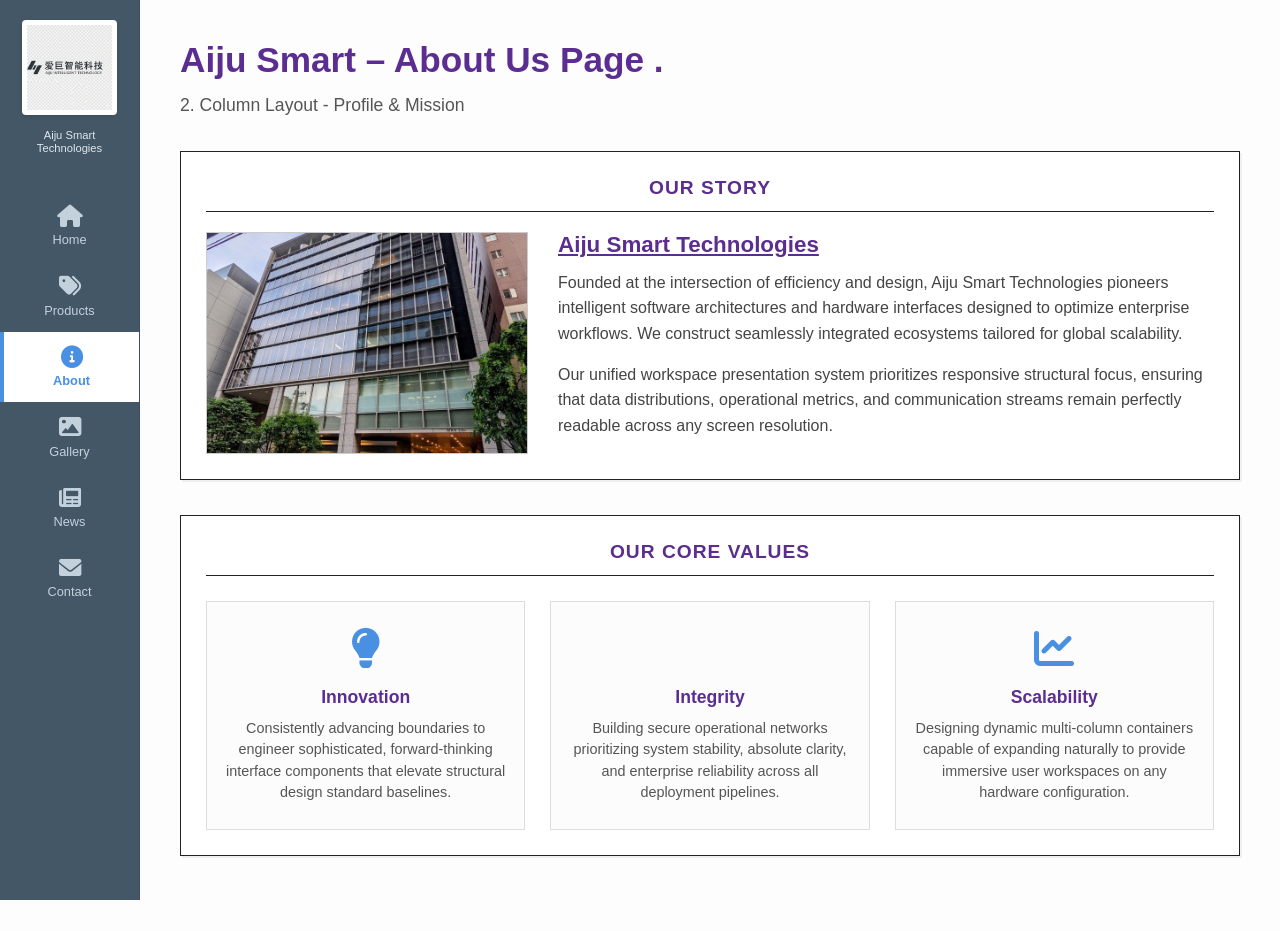
<file: about us.html>
<!DOCTYPE html>
<html lang="en">
<head>
    <meta charset="UTF-8">
    <meta name="viewport" content="width=device-width, initial-scale=1.0">
    <title>Aiju Smart - About Us Page</title>
    <link rel="stylesheet" href="https://cdnjs.cloudflare.com/ajax/libs/font-awesome/6.0.0/css/all.min.css">
    <style>
        :root {
            --sidebar-width: 140px;    
            --primary-blue: #4a90e2;   
            --dark-grey: #435766;      
            --bg-light: #fdfdfd;      
            --text-purple: #5c2d91;    
            --border-color: #222;
        }

        body {
            font-family: 'Segoe UI', Arial, sans-serif;
            margin: 0;
            display: flex;
            background-color: var(--bg-light);
            color: #333;
        }

        /* --- Unified Slim Navigation Sidebar --- */
        .sidebar {
            width: var(--sidebar-width);
            background-color: var(--dark-grey);
            color: #ffffff;
            height: 100vh;
            position: fixed;
            top: 0;
            left: 0;
            display: flex;
            flex-direction: column;
            align-items: center;
            box-sizing: border-box;
            z-index: 100;
            border-right: 1px solid rgba(0, 0, 0, 0.1);
        }

        .logo-container {
            width: 100%;
            padding: 20px 15px;
            text-align: center;
            box-sizing: border-box;
        }

        .logo-container img {
            width: 85px; /* Keeps the logo cleanly scaled inside the slim column */
            height: auto;
            background: white;
            padding: 5px;
            border-radius: 4px;
            box-shadow: 0 2px 4px rgba(0,0,0,0.1);
        }

        .company-name {
            font-size: 0.7rem;
            margin-top: 10px;
            margin-bottom: 15px;
            color: #e0e6ed;
            line-height: 1.2;
            font-weight: 500;
        }

        .nav-links {
            width: 100%;
        }

        .nav-item {
            display: flex;
            flex-direction: column;
            align-items: center;
            text-decoration: none;
            color: #c3d1dd; 
            padding: 14px 0;
            font-size: 0.8rem;
            width: 100%;
            transition: all 0.2s ease;
            box-sizing: border-box;
        }

        .nav-item i {
            font-size: 1.4rem;
            margin-bottom: 5px;
        }

        /* Removes blue link underlines entirely */
        .nav-item:hover {
            background-color: rgba(255, 255, 255, 0.08);
            color: #ffffff;
        }

        .nav-item.active {
            color: var(--primary-blue);
            background-color: #ffffff; /* Gives intentional visual tab break */
            font-weight: bold;
            border-left: 4px solid var(--primary-blue);
        }

        /* --- Main Content Workspace Window --- */
        .main-content {
            margin-left: var(--sidebar-width); /* Prevents overlapping the left bar */
            flex: 1;
            padding: 40px;
            box-sizing: border-box;
        }

        header h1 {
            font-size: 2.2rem;
            color: var(--text-purple);
            margin-top: 0;
            margin-bottom: 5px;
            font-weight: 700;
        }

        header h2 {
            font-size: 1.1rem;
            color: #555;
            margin-bottom: 35px;
            font-weight: 400;
        }

        /* --- Expanded Content Display Blocks --- */
        .content-container {
            width: 100%;
            max-width: 1300px; /* Expands width elegantly across widescreen monitors */
        }

        
        .about-section {
            background: white;
            border: 1px solid var(--border-color);
            padding: 25px;
            margin-bottom: 35px;
            width: 100%;
            box-sizing: border-box;
            box-shadow: 2px 2px 0px rgba(0,0,0,0.05);
        }

        .about-section h3 {
            text-align: center;
            margin-top: 0;
            color: var(--text-purple);
            border-bottom: 1px solid var(--border-color);
            padding-bottom: 12px;
            letter-spacing: 1px;
            font-size: 1.2rem;
            text-transform: uppercase;
        }

        /* --- Horizontal Company Overview Segment --- */
        .overview-flex {
            display: flex;
            gap: 30px;
            margin-top: 20px;
            align-items: center;
        }

        .overview-image-placeholder {
            width: 320px;
            height: 220px;
            background: #f0f0f0;
            border: 1px solid #ccc;
            display: flex;
            align-items: center;
            justify-content: center;
            color: #777;
            font-size: 1.5rem;
            flex-shrink: 0;
        }

        .overview-text {
            flex: 1; /* Automatically consumes all remaining horizontal space */
        }

        .overview-text h4 {
            margin-top: 0;
            margin-bottom: 12px;
            color: var(--text-purple);
            font-size: 1.4rem;
            text-decoration: underline;
        }

        .overview-text p {
            color: #444;
            line-height: 1.6;
            margin: 0 0 15px 0;
        }

        /* 3-Column Core Values Layout Grid */
        .values-grid {
            display: grid;
            grid-template-columns: repeat(3, 1fr); 
            gap: 25px;
            margin-top: 25px;
        }

        .value-card {
            background: #fcfcfc;
            border: 1px solid #ddd;
            padding: 25px 15px;
            text-align: center;
            display: flex;
            flex-direction: column;
            align-items: center;
            box-sizing: border-box;
            min-height: 200px;
        }

        .card-icon {
            font-size: 2.5rem;
            color: var(--primary-blue);
            margin-bottom: 15px;
        }

        .card-title {
            color: var(--text-purple);
            font-weight: bold;
            font-size: 1.1rem;
            margin-bottom: 10px;
        }

        .value-card p {
            font-size: 0.9rem;
            line-height: 1.5;
            color: #555;
            margin: 0;
        }
    </style>
</head>
<body>

    <nav class="sidebar">
        <div class="logo-container">
            <img src="Aiju logo.png" alt="Aiju Smart Logo">
            <p class="company-name">Aiju Smart Technologies</p>
        </div>
        
        <div class="nav-links">
            <a href="index.html" class="nav-item">
                <i class="fa-solid fa-house"></i>
                <span>Home</span>
            </a>
            <a href="products.html" class="nav-item">
                <i class="fa-solid fa-tags"></i>
                <span>Products</span>
            </a>
            <a href="about us.html" class="nav-item active">
                <i class="fa-solid fa-circle-info"></i>
                <span>About</span>
            </a>
            <a href="gallery.html" class="nav-item">
                <i class="fa-solid fa-image"></i>
                <span>Gallery</span>
            </a>
            <a href="news.html" class="nav-item">
                <i class="fa-solid fa-newspaper"></i>
                <span>News</span>
            </a>
            <a href="contact.html" class="nav-item">
                <i class="fa-solid fa-envelope"></i>
                <span>Contact</span>
            </a>
        </div>
    </nav>

    <main class="main-content">
        <header>
            <h1>Aiju Smart – About Us Page .</h1>
            <h2>2. Column Layout - Profile & Mission</h2>
        </header>

        <div class="content-container">

            <section class="about-section">
                <h3>Our Story</h3>
                <div class="overview-flex">
                    <div class="overview-image-placeholder">
                        <img src="corporate office.jfif" alt="Aiju Smart Corporate Office" style="width: 100%; height: 100%; object-fit: cover;">
                    </div>
                    <div class="overview-text">
                        <h4>Aiju Smart Technologies</h4>
                        <p>Founded at the intersection of efficiency and design, Aiju Smart Technologies pioneers intelligent software architectures and hardware interfaces designed to optimize enterprise workflows. We construct seamlessly integrated ecosystems tailored for global scalability.</p>
                        <p>Our unified workspace presentation system prioritizes responsive structural focus, ensuring that data distributions, operational metrics, and communication streams remain perfectly readable across any screen resolution.</p>
                    </div>
                </div>
            </section>

            <section class="about-section">
                <h3>Our Core Values</h3>
                <div class="values-grid">
                    
                    <div class="value-card">
                        <div class="card-icon"><i class="fa-solid fa-lightbulb"></i></div>
                        <div class="card-title">Innovation</div>
                        <p>Consistently advancing boundaries to engineer sophisticated, forward-thinking interface components that elevate structural design standard baselines.</p>
                    </div>

                    <div class="value-card">
                        <div class="card-icon"><i class="fa-solid fa-shield-halved"></i></div>
                        <div class="card-title">Integrity</div>
                        <p>Building secure operational networks prioritizing system stability, absolute clarity, and enterprise reliability across all deployment pipelines.</p>
                    </div>

                    <div class="value-card">
                        <div class="card-icon"><i class="fa-solid fa-chart-line"></i></div>
                        <div class="card-title">Scalability</div>
                        <p>Designing dynamic multi-column containers capable of expanding naturally to provide immersive user workspaces on any hardware configuration.</p>
                    </div>

                </div>
            </section>

        </div>
    </main>

</body>
</html>
</file>
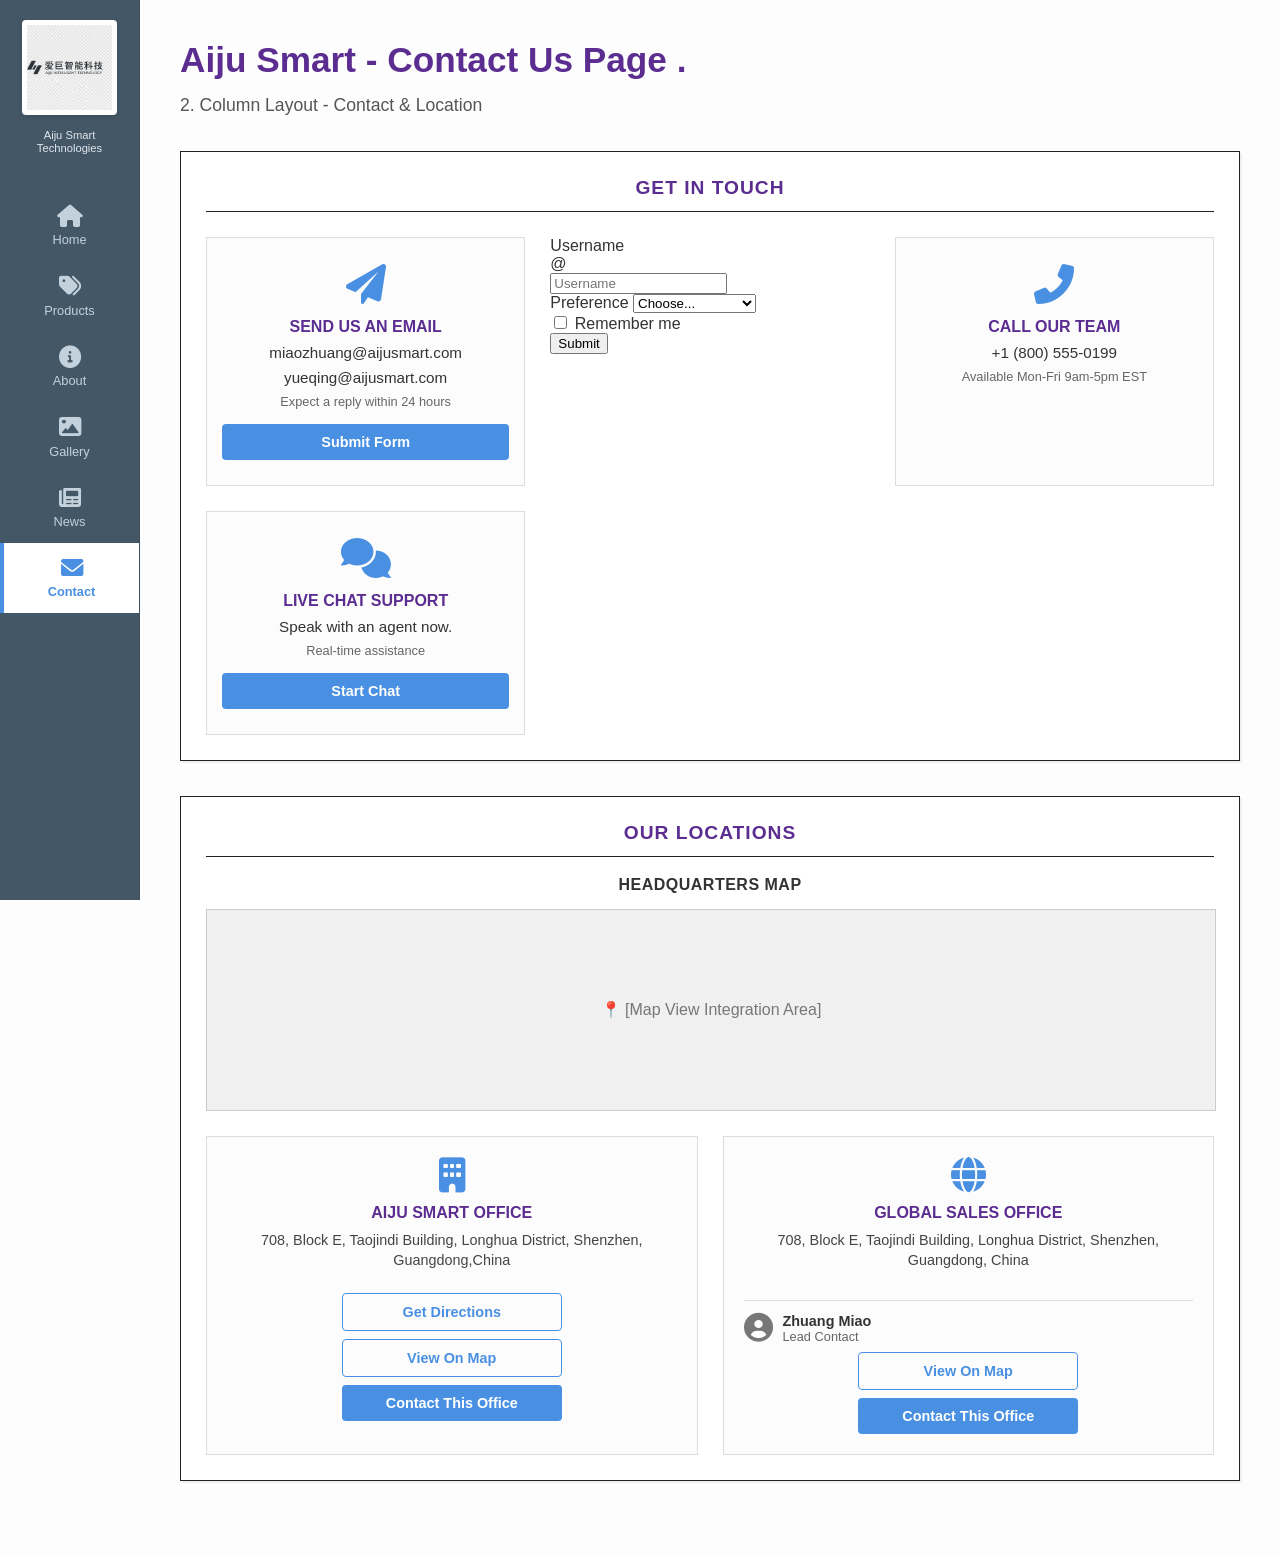
<file: contact.html>
<!DOCTYPE html>
<html lang="en">
<head>
    <meta charset="UTF-8">
    <meta name="viewport" content="width=device-width, initial-scale=1.0">
    <title>Aiju Smart - Contact Us Page</title>
    <link rel="stylesheet" href="https://cdnjs.cloudflare.com/ajax/libs/font-awesome/6.0.0/css/all.min.css">
    <style>
        :root {
            --sidebar-width: 140px;    /* Unified slim navigation panel width */
            --primary-blue: #4a90e2;   /* UI Highlight color */
            --dark-grey: #435766;      /* Matching your logo column background color */
            --bg-light: #fdfdfd;       /* Crisp clean canvas background */
            --text-purple: #5c2d91;    /* Matches the dark purple accent links from your screen snippet */
            --border-color: #222;
        }

        body {
            font-family: 'Segoe UI', Arial, sans-serif;
            margin: 0;
            display: flex;
            background-color: var(--bg-light);
            color: #333;
        }

        /* --- Unified Slim Navigation Sidebar --- */
        .sidebar {
            width: var(--sidebar-width);
            background-color: var(--dark-grey);
            color: #ffffff;
            height: 100vh;
            position: fixed;
            top: 0;
            left: 0;
            display: flex;
            flex-direction: column;
            align-items: center;
            box-sizing: border-box;
            z-index: 100;
            border-right: 1px solid rgba(0, 0, 0, 0.1);
        }

        .logo-container {
            width: 100%;
            padding: 20px 15px;
            text-align: center;
            box-sizing: border-box;
        }

        .logo-container img {
            width: 85px; /* Keeps the logo cleanly scaled inside the slim column */
            height: auto;
            background: white;
            padding: 5px;
            border-radius: 4px;
            box-shadow: 0 2px 4px rgba(0,0,0,0.1);
        }

        .company-name {
            font-size: 0.7rem;
            margin-top: 10px;
            margin-bottom: 15px;
            color: #e0e6ed;
            line-height: 1.2;
            font-weight: 500;
        }

        .nav-links {
            width: 100%;
        }

        .nav-item {
            display: flex;
            flex-direction: column;
            align-items: center;
            text-decoration: none;
            color: #c3d1dd; /* Clean off-white look for links */
            padding: 14px 0;
            font-size: 0.8rem;
            width: 100%;
            transition: all 0.2s ease;
            box-sizing: border-box;
        }

        .nav-item i {
            font-size: 1.4rem;
            margin-bottom: 5px;
        }

        /* Clean states: Removes blue underlines entirely */
        .nav-item:hover {
            background-color: rgba(255, 255, 255, 0.08);
            color: #ffffff;
        }

        .nav-item.active {
            color: var(--primary-blue);
            background-color: #ffffff; /* Gives an intentional visual tab break */
            font-weight: bold;
            border-left: 4px solid var(--primary-blue);
        }

        /* --- Main Content Workspace Window --- */
        .main-content {
            margin-left: var(--sidebar-width); /* Prevents overlapping the left bar */
            flex: 1;
            padding: 40px;
            box-sizing: border-box;
        }

        header h1 {
            font-size: 2.2rem;
            color: var(--text-purple);
            margin-top: 0;
            margin-bottom: 5px;
            font-weight: 700;
        }

        header h2 {
            font-size: 1.1rem;
            color: #555;
            margin-bottom: 35px;
            font-weight: 400;
        }

        /* --- Expanded Content Display Blocks --- */
        .content-container {
            width: 100%;
            max-width: 1300px; /* Expands width elegantly across widescreen monitors */
        }

        /* Large Container Blocks styling matched to News style */
        .contact-section {
            background: white;
            border: 1px solid var(--border-color);
            padding: 25px;
            margin-bottom: 35px;
            width: 100%;
            box-sizing: border-box;
            box-shadow: 2px 2px 0px rgba(0,0,0,0.05);
        }

        .contact-section h3 {
            text-align: center;
            margin-top: 0;
            color: var(--text-purple);
            border-bottom: 1px solid var(--border-color);
            padding-bottom: 12px;
            letter-spacing: 1px;
            font-size: 1.2rem;
            text-transform: uppercase;
        }

        .contact-section h4 {
            text-align: center;
            color: #333;
            margin-top: 15px;
            margin-bottom: 15px;
            font-size: 1rem;
            letter-spacing: 0.5px;
        }

        /* 3-Column Touch Points Layout Grid */
        .contact-grid {
            display: grid;
            grid-template-columns: repeat(3, 1fr); 
            gap: 25px;
            margin-top: 25px;
        }

        .contact-card {
            background: #fcfcfc;
            border: 1px solid #ddd;
            padding: 25px 15px;
            text-align: center;
            display: flex;
            flex-direction: column;
            align-items: center;
            justify-content: space-between;
            min-height: 220px;
            box-sizing: border-box;
        }

        .card-icon {
            font-size: 2.5rem;
            color: var(--primary-blue);
            margin-bottom: 10px;
        }

        .card-title {
            color: var(--text-purple);
            font-weight: bold;
            font-size: 1rem;
            margin: 5px 0;
        }

        .contact-card p {
            font-size: 0.95rem;
            margin: 8px 0;
            color: #333;
            font-weight: 500;
        }

        .contact-card small {
            font-size: 0.8rem;
            color: #666;
            display: block;
            margin-bottom: 15px;
        }

        /* Standardized styled actions button */
        .action-btn {
            background-color: var(--primary-blue);
            color: white;
            border: none;
            padding: 10px 20px;
            cursor: pointer;
            width: 100%;
            font-size: 0.9rem;
            font-weight: bold;
            border-radius: 4px;
            transition: opacity 0.2s;
            box-sizing: border-box;
            text-transform: capitalize;
        }

        .action-btn:hover {
            opacity: 0.9;
        }

        .action-btn-outline {
            background: none;
            color: var(--primary-blue);
            border: 1px solid var(--primary-blue);
        }

        .action-btn-outline:hover {
            background-color: rgba(74, 144, 226, 0.05);
            opacity: 1;
        }

        /* --- Offices & Map Display Sections --- */
        .map-box-placeholder {
            width: 100%;
            height: 200px;
            background: #f0f0f0;
            border: 1px solid #ccc;
            display: flex;
            align-items: center;
            justify-content: center;
            color: #777;
            font-size: 1rem;
            margin-bottom: 25px;
        }

        .offices-grid {
            display: grid;
            grid-template-columns: 1fr 1fr;
            gap: 25px;
        }

        .office-card {
            border: 1px solid #ddd;
            background: #fcfcfc;
            padding: 20px;
            text-align: center;
            display: flex;
            flex-direction: column;
            align-items: center;
        }

        .office-card i.fa-building, 
        .office-card i.fa-globe {
            font-size: 2.2rem;
            color: var(--primary-blue);
            margin-bottom: 12px;
        }

        .office-title {
            font-weight: bold;
            color: var(--text-purple);
            font-size: 1rem;
            margin-bottom: 8px;
        }

        .office-card p {
            font-size: 0.9rem;
            color: #444;
            line-height: 1.4;
            margin: 0 0 15px 0;
        }

        .office-card .action-btn {
            margin-top: 8px;
            max-width: 220px;
        }

        /* Lead Contact Person Styling inside office card */
        .lead-contact {
            border-top: 1px solid #ddd;
            margin-top: 15px;
            padding-top: 12px;
            width: 100%;
            text-align: left;
            display: flex;
            align-items: center;
            gap: 10px;
        }

        .lead-contact i {
            font-size: 1.8rem;
            color: #777;
        }

        .lead-info-text {
            display: flex;
            flex-direction: column;
        }

        .lead-name {
            font-weight: bold;
            color: #333;
            font-size: 0.9rem;
        }

        .lead-title {
            font-size: 0.8rem;
            color: #666;
        }
    </style>
</head>
<body>

    <nav class="sidebar">
        <div class="logo-container">
            <img src="Aiju logo.png" alt="Aiju Smart Logo">
            <p class="company-name">Aiju Smart Technologies</p>
        </div>
        
        <div class="nav-links">
            <a href="index.html" class="nav-item">
                <i class="fa-solid fa-house"></i>
                <span>Home</span>
            </a>
            <a href="products.html" class="nav-item">
                <i class="fa-solid fa-tags"></i>
                <span>Products</span>
            </a>
            <a href="about us.html" class="nav-item">
                <i class="fa-solid fa-circle-info"></i>
                <span>About</span>
            </a>
            <a href="gallery.html" class="nav-item">
                <i class="fa-solid fa-image"></i>
                <span>Gallery</span>
            </a>
            <a href="news.html" class="nav-item">
                <i class="fa-solid fa-newspaper"></i>
                <span>News</span>
            </a>
            <a href="contact.html" class="nav-item active">
                <i class="fa-solid fa-envelope"></i>
                <span>Contact</span>
            </a>
        </div>
    </nav>

    <main class="main-content">
        <header>
            <h1>Aiju Smart - Contact Us Page .</h1>
            <h2>2. Column Layout - Contact & Location</h2>
        </header>

        <div class="content-container">

            <section class="contact-section">
                <h3>Get In Touch</h3>
                <div class="contact-grid">
                    
                    <div class="contact-card">
                        <div>
                            <div class="card-icon"><i class="fa-solid fa-paper-plane"></i></div>
                            <div class="card-title">SEND US AN EMAIL</div>
                            <p>miaozhuang@aijusmart.com</p>
                            <p>yueqing@aijusmart.com</p>
                            <small>Expect a reply within 24 hours</small>
                        </div>
                        <button class="action-btn">Submit Form</button>
                    </div>

                    <form class="row row-cols-lg-auto g-3 align-items-center">
  <div class="col-12">
    <label class="visually-hidden" for="inlineFormInputGroupUsername">Username</label>
    <div class="input-group">
      <div class="input-group-text">@</div>
      <input type="text" class="form-control" id="inlineFormInputGroupUsername" placeholder="Username">
    </div>
  </div>

  <div class="col-12">
    <label class="visually-hidden" for="inlineFormSelectPref">Preference</label>
    <select class="form-select" id="inlineFormSelectPref">
      <option selected>Choose...</option>
      <option value="1">Smartwatch</option>
      <option value="2">Ai glasses</option>
      <option value="3">Fitness band</option>
      <option value="4">posture corrector</option>
      <option value="5">Vr goggles</option>
      <option value="6">Smart insoles</option>
      <option value="7">GPS tracker</option>
      <option value="8">Hearables</option>  
      <option value="9">Sleep tracker</option>    
    </select>
  </div>

  <div class="col-12">
    <div class="form-check">
      <input class="form-check-input" type="checkbox" id="inlineFormCheck">
      <label class="form-check-label" for="inlineFormCheck">
        Remember me
      </label>
    </div>
  </div>

  <div class="col-12">
    <button type="submit" class="btn btn-primary">Submit</button>
  </div>
</form>

                    <div class="contact-card">
                        <div>
                            <div class="card-icon"><i class="fa-solid fa-phone-flip"></i></div>
                            <div class="card-title">CALL OUR TEAM</div>
                            <p>+1 (800) 555-0199</p>
                            <small>Available Mon-Fri 9am-5pm EST</small>
                        </div>
                    </div>

                    <div class="contact-card">
                        <div>
                            <div class="card-icon"><i class="fa-solid fa-comments"></i></div>
                            <div class="card-title">LIVE CHAT SUPPORT</div>
                            <p>Speak with an agent now.</p>
                            <small>Real-time assistance</small>
                        </div>
                        <button class="action-btn">Start Chat</button>
                    </div>

                </div>
            </section>

            <section class="contact-section">
                <h3>Our Locations</h3>
                <h4>HEADQUARTERS MAP</h4>
                
                <div class="map-box-placeholder">
                    📍 [Map View Integration Area]
                </div>

                <div class="offices-grid">
                    
                    <div class="office-card">
                        <i class="fa-solid fa-building"></i>
                        <div class="office-title">AIJU SMART OFFICE</div>
                        <p>708, Block E, Taojindi Building, Longhua District, Shenzhen, Guangdong,China</p>
                        <button class="action-btn action-btn-outline">Get Directions</button>
                        <button class="action-btn action-btn-outline">View on Map</button>
                        <button class="action-btn">Contact This Office</button>
                    </div>

                    <div class="office-card">
                        <i class="fa-solid fa-globe"></i>
                        <div class="office-title">GLOBAL SALES OFFICE</div>
                        <p>708, Block E, Taojindi Building, Longhua District, Shenzhen, Guangdong, China</p>
                        
                        <div class="lead-contact">
                            <i class="fa-solid fa-circle-user"></i>
                            <div class="lead-info-text">
                                <span class="lead-name">Zhuang Miao</span>
                                <span class="lead-title">Lead Contact</span>
                            </div>
                        </div>
                        <button class="action-btn action-btn-outline">View on Map</button>
                        <button class="action-btn">Contact This Office</button>
                    </div>

                </div>
            </section>

        </div>
    </main>

</body>
</html>
</file>
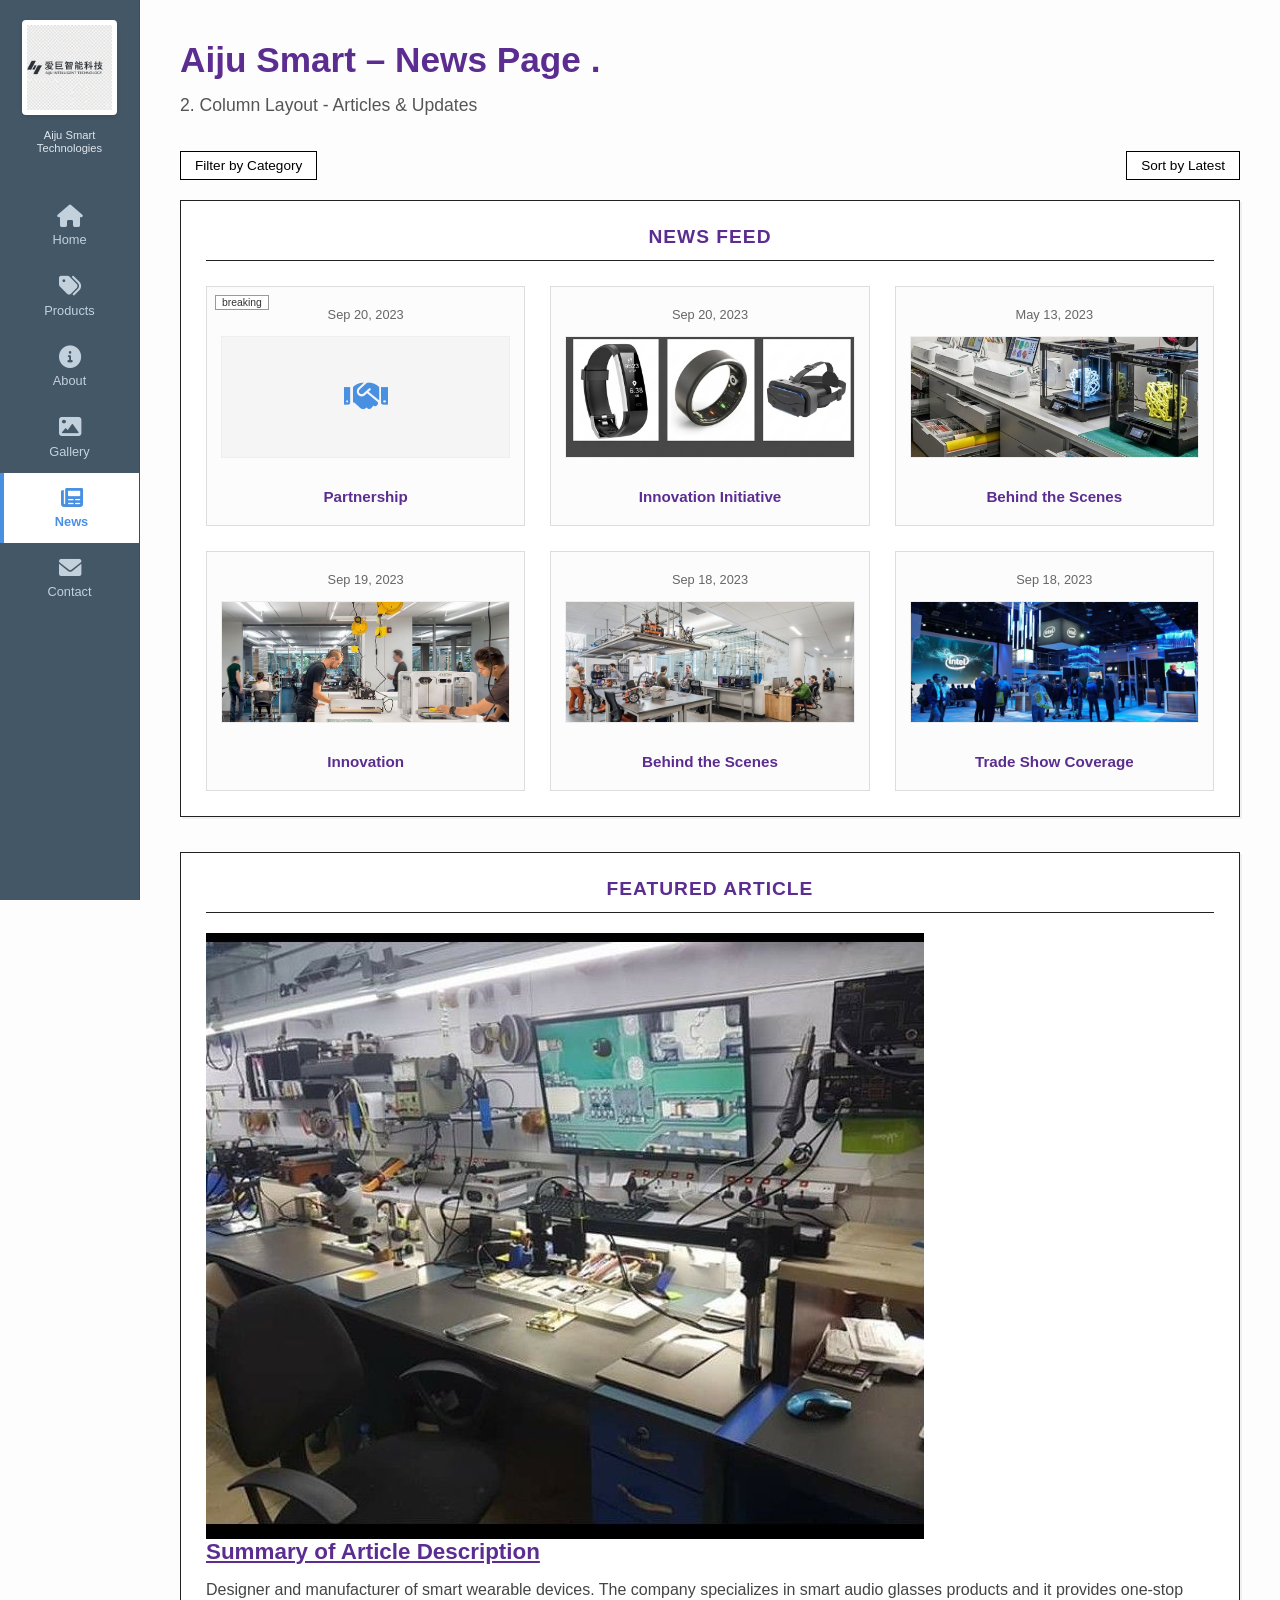
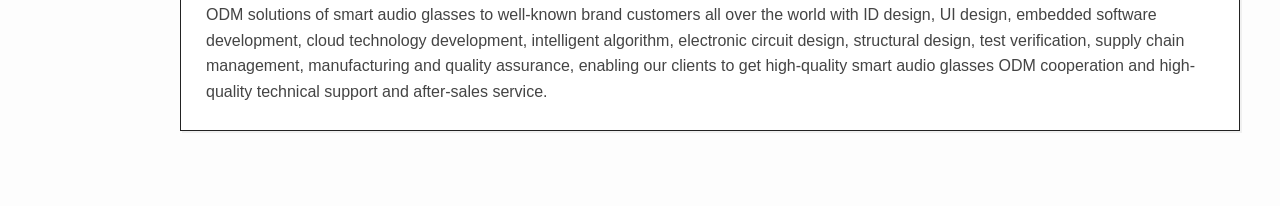
<file: news.html>
<!DOCTYPE html>
<html lang="en">
<head>
    <meta charset="UTF-8">
    <meta name="viewport" content="width=device-width, initial-scale=1.0">
    <title>Aiju Smart - News Page</title>
    <link rel="stylesheet" href="https://cdnjs.cloudflare.com/ajax/libs/font-awesome/6.0.0/css/all.min.css">
    <style>
        :root {
            --sidebar-width: 140px;    
            --primary-blue: #4a90e2;   
            --dark-grey: #435766;      
            --bg-light: #fdfdfd;       
            --text-purple: #5c2d91;    
        }

        body {
            font-family: 'Segoe UI', Arial, sans-serif;
            margin: 0;
            display: flex;
            background-color: var(--bg-light);
            color: #333;
        }

        /* --- Unified Slim Navigation Sidebar --- */
        .sidebar {
            width: var(--sidebar-width);
            background-color: var(--dark-grey);
            color: #ffffff;
            height: 100vh;
            position: fixed;
            top: 0;
            left: 0;
            display: flex;
            flex-direction: column;
            align-items: center;
            box-sizing: border-box;
            z-index: 100;
            border-right: 1px solid rgba(0, 0, 0, 0.1);
        }

        .logo-container {
            width: 100%;
            padding: 20px 15px;
            text-align: center;
            box-sizing: border-box;
        }

        .logo-container img {
            width: 85px; 
            height: auto;
            background: white;
            padding: 5px;
            border-radius: 4px;
            box-shadow: 0 2px 4px rgba(0,0,0,0.1);
        }

        .company-name {
            font-size: 0.7rem;
            margin-top: 10px;
            margin-bottom: 15px;
            color: #e0e6ed;
            line-height: 1.2;
            font-weight: 500;
        }

        .nav-links {
            width: 100%;
        }

        .nav-item {
            display: flex;
            flex-direction: column;
            align-items: center;
            text-decoration: none;
            color: #c3d1dd;
            padding: 14px 0;
            font-size: 0.8rem;
            width: 100%;
            transition: all 0.2s ease;
            box-sizing: border-box;
        }

        .nav-item i {
            font-size: 1.4rem;
            margin-bottom: 5px;
        }

        .nav-item:hover {
            background-color: rgba(255, 255, 255, 0.08);
            color: #ffffff;
            text-decoration: none;
        }

        .nav-item.active {
            color: var(--primary-blue);
            background-color: #ffffff; 
            font-weight: bold;
            border-left: 4px solid var(--primary-blue);
        }

        /* --- Main Content Workspace Window --- */
        .main-content {
            margin-left: var(--sidebar-width); 
            flex: 1;
            padding: 40px;
            box-sizing: border-box;
        }

        header h1 {
            font-size: 2.2rem;
            color: var(--text-purple);
            margin-top: 0;
            margin-bottom: 5px;
            font-weight: 700;
        }

        header h2 {
            font-size: 1.1rem;
            color: #555;
            margin-bottom: 35px;
            font-weight: 400;
        }

        /* --- Expanded Content Display Blocks --- */
        .content-container {
            width: 100%;
            max-width: 1300px; 
        }

        .feed-actions {
            display: flex;
            justify-content: space-between;
            margin-bottom: 20px;
        }

        .action-btn {
            background: white;
            border: 1px solid #000;
            padding: 6px 14px;
            cursor: pointer;
            font-size: 0.85rem;
            font-weight: 500;
            transition: background 0.2s;
        }

        .action-btn:hover {
            background: #f0f0f0;
        }

        .news-feed-grid, .featured-section {
            background: white;
            border: 1px solid #222;
            padding: 25px;
            margin-bottom: 35px;
            width: 100%;
            box-sizing: border-box;
            box-shadow: 2px 2px 0px rgba(0,0,0,0.05);
        }

        .news-feed-grid h3, .featured-section h3 {
            text-align: center;
            margin-top: 0;
            color: var(--text-purple);
            border-bottom: 1px solid #222;
            padding-bottom: 12px;
            letter-spacing: 1px;
            font-size: 1.2rem;
        }

        /* 3-Column Expanded Feed Grid Layout */
        .grid-container {
            display: grid;
            grid-template-columns: repeat(3, 1fr); 
            gap: 25px;
            margin-top: 25px;
        }

        .news-card {
            background: #fcfcfc;
            border: 1px solid #ddd;
            padding: 20px 15px;
            position: relative;
            text-align: center;
            display: flex;
            flex-direction: column;
            align-items: center;
            justify-content: space-between;
            min-height: 240px; /* Increased height boundary for stable vertical rows */
            box-sizing: border-box;
        }

        .badge {
            position: absolute;
            top: 8px;
            left: 8px;
            background: #fff;
            border: 1px solid #999;
            font-size: 0.65rem;
            padding: 1px 6px;
            text-transform: lowercase;
            z-index: 10;
        }

        /* --- Enforced Sizing Image Containers for Feed Grid --- */
        .news-image-wrapper {
            width: 100%;
            height: 120px;
            margin: 10px 0;
            border: 1px solid #eee;
            background-color: #f5f5f5;
            overflow: hidden;
            display: flex;
            align-items: center;
            justify-content: center;
        }

        .news-image-wrapper img {
            width: 100%;
            height: 100%;
            object-fit: cover; /* Prevents image squishing inside layout spaces */
        }

        /* Placeholder icon matching missing element box */
        .card-icon-fallback {
            font-size: 2.2rem;
            color: var(--primary-blue);
            margin: auto;
        }

        .date {
            font-size: 0.8rem;
            color: #666;
            margin-bottom: 4px;
        }

        .card-title {
            text-decoration: none;
            color: var(--text-purple);
            font-weight: bold;
            font-size: 0.95rem;
            margin-top: auto;
        }

        .card-title:hover {
            text-decoration: underline;
        }

        /* --- Featured Content Flex Split Section --- */
        .featured-flex {
            display: flex;
            gap: 30px;
            margin-top: 20px;
            align-items: flex-start;
        }

        .featured-image-placeholder {
            width: 280px;
            height: 200px;
            background: #f0f0f0;
            border: 1px solid #ccc;
            display: flex;
            align-items: center;
            justify-content: center;
            color: #777;
            font-size: 0.9rem;
            flex-shrink: 0;
        }

        .featured-text {
            flex: 1; 
        }

        .featured-text h4 {
            margin-top: 0;
            margin-bottom: 12px;
            color: var(--text-purple);
            font-size: 1.4rem;
            text-decoration: underline;
        }

        .featured-text p {
            color: #444;
            line-height: 1.6;
            margin: 0;
        }
    </style>
</head>
<body>

    <nav class="sidebar">
        <div class="logo-container">
            <img src="Aiju logo.png" alt="Aiju Smart Logo">
            <p class="company-name">Aiju Smart Technologies</p>
        </div>
        
        <div class="nav-links">
            <a href="index.html" class="nav-item">
                <i class="fa-solid fa-house"></i>
                <span>Home</span>
            </a>
            <a href="products.html" class="nav-item">
                <i class="fa-solid fa-tags"></i>
                <span>Products</span>
            </a>
            <a href="about us.html" class="nav-item">
                <i class="fa-solid fa-circle-info"></i>
                <span>About</span>
            </a>
            <a href="gallery.html" class="nav-item">
                <i class="fa-solid fa-image"></i>
                <span>Gallery</span>
            </a>
            <a href="news.html" class="nav-item active">
                <i class="fa-solid fa-newspaper"></i>
                <span>News</span>
            </a>
            <a href="contact.html" class="nav-item">
                <i class="fa-solid fa-envelope"></i>
                <span>Contact</span>
            </a>
        </div>
    </nav>

    <main class="main-content">
        <header>
            <h1>Aiju Smart – News Page .</h1>
            <h2>2. Column Layout - Articles & Updates</h2>
        </header>

        <div class="content-container">
            
            <div class="feed-actions">
                <button class="action-btn">Filter by Category</button>
                <button class="action-btn">Sort by Latest</button>
            </div>

            <section class="news-feed-grid">
                <h3>NEWS FEED</h3>
                <div class="grid-container">
                    
                    <div class="news-card">
                        <span class="badge">breaking</span>
                        <span class="date">Sep 20, 2023</span>
                        <div class="news-image-wrapper">
                            <div class="card-icon-fallback"><i class="fa-solid fa-handshake"></i></div>
                        </div>
                        <a href="#" class="card-title">Partnership</a>
                    </div>

                    <div class="news-card">
                        <span class="date">Sep 20, 2023</span>
                        <div class="news-image-wrapper">
                            <img src="innovation.png" alt="Innovation">
                        </div>
                        <a href="#" class="card-title">Innovation Initiative</a>
                    </div>

                    <div class="news-card">
                        <span class="date">May 13, 2023</span>
                        <div class="news-image-wrapper">
                            <img src="behindScene.jfif" alt="Behind the Scenes">
                        </div>
                        <a href="#" class="card-title">Behind the Scenes</a>
                    </div>

                    <div class="news-card">
                        <span class="date">Sep 19, 2023</span>
                        <div class="news-image-wrapper">
                            <img src="innovation2.jfif" alt="Innovation">
                        </div>
                        <a href="#" class="card-title">Innovation</a>
                    </div>

                    <div class="news-card">
                        <span class="date">Sep 18, 2023</span>
                        <div class="news-image-wrapper">
                            <img src="behind-the-scenes.jfif" alt="Behind the Scenes">
                        </div>
                        <a href="#" class="card-title">Behind the Scenes</a>
                    </div>

                    <div class="news-card">
                        <span class="date">Sep 18, 2023</span>
                        <div class="news-image-wrapper">
                            <img src="Trade show.jfif" alt="Trade Show">
                        </div>
                        <a href="#" class="card-title">Trade Show Coverage</a>
                    </div>

                </div>
            </section>

            <section class="featured-section">
                <h3>FEATURED ARTICLE</h3>
                <div class="featured-flex">
                    <img src="workstation.jfif" alt="Featured Article Image" >
                        
                    </div>
                    <div class="featured-text">
                        <h4>Summary of Article Description</h4>
                        <p>Designer and manufacturer of smart wearable devices. The company specializes in smart audio glasses products and it provides one-stop ODM solutions of smart audio glasses to well-known brand customers all over the world with ID design, UI design, embedded software development, cloud technology development, intelligent algorithm, electronic circuit design, structural design, test verification, supply chain management, manufacturing and quality assurance, enabling our clients to get high-quality smart audio glasses ODM cooperation and high-quality technical support and after-sales service.</p>
                    </div>
                </div>
            </section>

        </div>
    </main>

</body>
</html>
</file>
